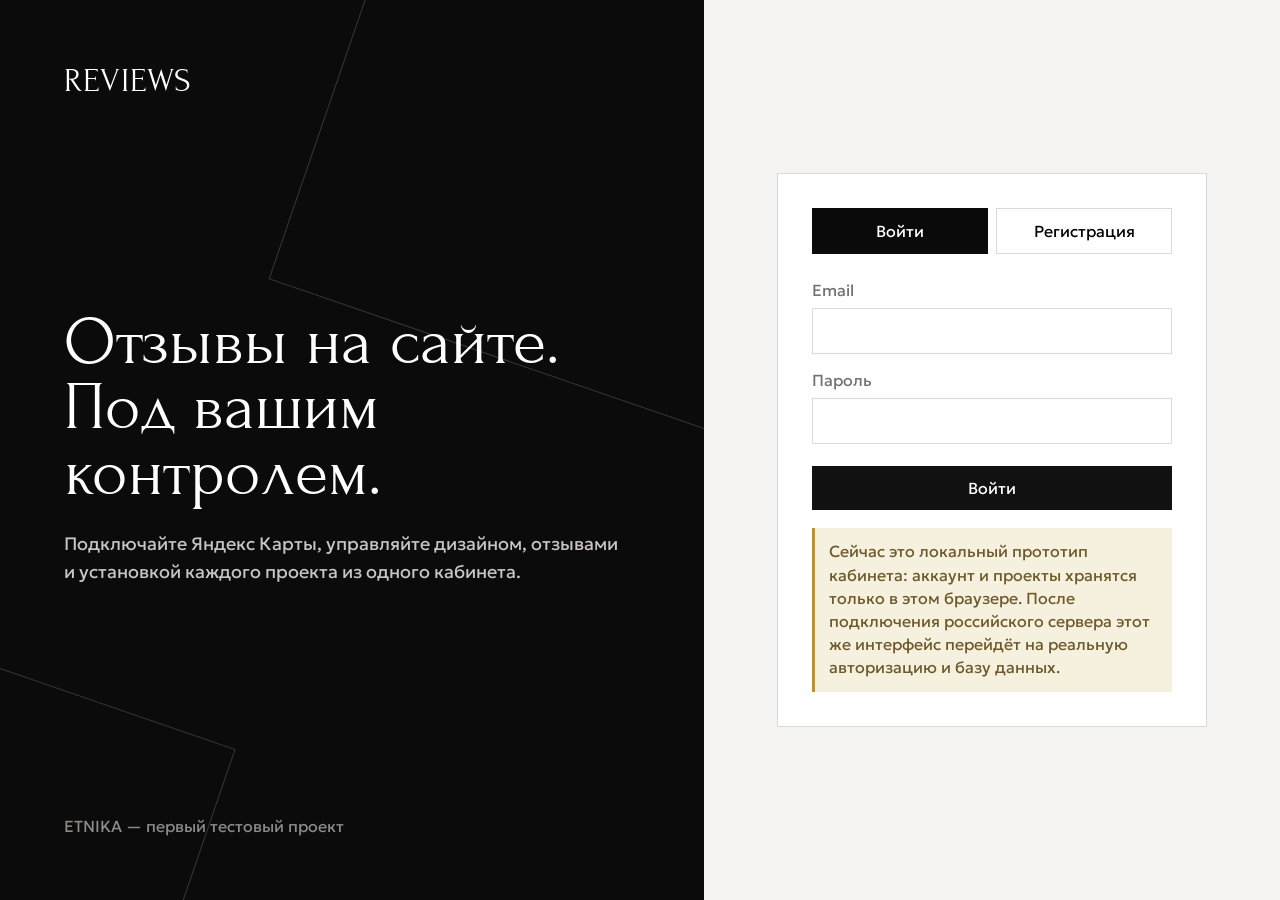
<file: app.html>
<!doctype html>
<html lang="ru">
<head>
<meta charset="utf-8">
<meta name="viewport" content="width=device-width,initial-scale=1">
<meta name="color-scheme" content="light">
<title>REVIEWS — личный кабинет</title>
<link rel="stylesheet" href="app.css?v=20260929-2">
</head>
<body>
<div id="root"></div>
<script src="app.js?v=20260929-2"></script>
</body>
</html>
</file>
<file: app.css>
@import url('https://fonts.googleapis.com/css2?family=Geologica:wght@300;400;500;600;700&family=Forum&display=swap');
:root{--bg:#f5f3f2;--card:#fff;--ink:#0a0a0a;--muted:#73706e;--line:#ddd8d5;--red:#981018;--soft:#ece8e6;--ok:#1d7a46;--warn:#9a6a12}
*{box-sizing:border-box}html,body{margin:0;min-height:100%;background:var(--bg);color:var(--ink);font-family:Geologica,Arial,sans-serif}button,input{font:inherit}button{cursor:pointer}.hidden{display:none!important}
.auth{min-height:100vh;display:grid;grid-template-columns:1.1fr .9fr}.auth-art{padding:64px;display:flex;flex-direction:column;justify-content:space-between;background:#0b0b0b;color:#fff;position:relative;overflow:hidden}.auth-art:before,.auth-art:after{content:'';position:absolute;border:1px solid rgba(255,255,255,.18);transform:rotate(19deg)}.auth-art:before{width:540px;height:540px;right:-180px;top:-160px}.auth-art:after{width:320px;height:320px;left:-130px;bottom:-110px}.logo{font:34px/1 Forum,Georgia,serif;letter-spacing:.03em}.auth-copy{max-width:640px;position:relative;z-index:1}.auth-copy h1{font:68px/.96 Forum,Georgia,serif;margin:0 0 24px;font-weight:400}.auth-copy p{font-size:18px;line-height:1.55;color:#c9c5c3;max-width:560px}.auth-note{font-size:16px;color:#8e8a88;position:relative;z-index:1}.auth-panel{display:grid;place-items:center;padding:40px}.auth-box{width:min(430px,100%);background:#fff;padding:34px;border:1px solid var(--line)}.auth-tabs{display:flex;gap:8px;margin-bottom:26px}.auth-tab{flex:1;border:1px solid var(--line);background:#fff;padding:12px}.auth-tab.on{background:#0a0a0a;color:#fff;border-color:#0a0a0a}.field{display:grid;gap:8px;margin:0 0 16px}.field label{font-size:16px;color:var(--muted)}.field input{height:46px;border:1px solid var(--line);background:#fff;padding:0 13px;outline:none}.field input:focus{border-color:#111}.btn{height:44px;border:1px solid var(--line);background:#fff;padding:0 16px}.btn.primary{background:var(--red);border-color:var(--red);color:#fff}.btn.dark{background:#111;border-color:#111;color:#fff}.btn.small{height:36px;font-size:16px}.btn:disabled{opacity:.45;cursor:not-allowed}.auth-submit{width:100%;margin-top:6px}.error{font-size:16px;color:#9f1c1c;margin-top:12px}.proto{margin-top:18px;padding:12px 14px;background:#f6f1df;border-left:3px solid #c18f24;color:#6d5a2b;font-size:16px;line-height:1.45}
.shell{min-height:100vh;display:grid;grid-template-columns:248px minmax(0,1fr)}.sidebar{background:#0b0b0b;color:#fff;padding:26px 18px;display:flex;flex-direction:column;gap:28px}.sidebar .logo{font-size:28px;padding:0 8px}.nav{display:grid;gap:5px}.nav button{border:0;background:transparent;color:#aaa;text-align:left;padding:11px 12px;font-size:16px}.nav button.on,.nav button:hover{background:#1b1b1b;color:#fff}.account{margin-top:auto;padding:12px 8px;border-top:1px solid #292929}.account-name{font-size:16px;margin-bottom:4px}.account-email{font-size:16px;color:#777;overflow:hidden;text-overflow:ellipsis}.logout{margin-top:12px;width:100%;border:1px solid #333;background:#111;color:#aaa;height:36px}.main{padding:34px 40px 60px;min-width:0}.topbar{display:flex;align-items:center;justify-content:space-between;gap:20px;margin-bottom:30px}.eyebrow{font-size:16px;letter-spacing:.12em;text-transform:uppercase;color:var(--muted);margin-bottom:6px}.page-title{font:48px/.95 Forum,Georgia,serif;font-weight:400;margin:0}.top-actions{display:flex;gap:10px}.grid{display:grid;grid-template-columns:repeat(3,minmax(0,1fr));gap:16px}.project-card{background:#fff;border:1px solid var(--line);padding:20px;display:grid;gap:18px;min-height:210px;transition:.15s}.project-card:hover{transform:translateY(-1px);border-color:#bfb8b4}.project-top{display:flex;justify-content:space-between;gap:16px}.project-name{font-size:18px;font-weight:500}.status{font-size:16px;padding:5px 8px;height:max-content;border:1px solid var(--line)}.status.live{color:var(--ok);border-color:#b6dac6;background:#f3fbf6}.status.local{color:var(--warn);border-color:#ead6a6;background:#fffaf0}.project-meta{font-size:16px;color:var(--muted);line-height:1.6}.project-stats{display:flex;gap:22px;margin-top:auto}.stat strong{display:block;font-size:22px;font-weight:500}.stat span{font-size:16px;color:var(--muted)}.project-actions{display:flex;gap:8px}.empty{border:1px dashed #c7c0bc;padding:46px;text-align:center;background:rgba(255,255,255,.45)}
.modal-backdrop{position:fixed;inset:0;background:rgba(0,0,0,.55);display:grid;place-items:center;padding:20px;z-index:20}.modal{width:min(540px,100%);background:#fff;border:1px solid #111;padding:26px}.modal h2{font:34px/1 Forum;margin:0 0 22px;font-weight:400}.modal-actions{display:flex;justify-content:flex-end;gap:8px;margin-top:22px}.help{font-size:16px;color:var(--muted);line-height:1.45}.project-view{display:grid;gap:20px}.project-head{background:#fff;border:1px solid var(--line);padding:22px;display:flex;justify-content:space-between;gap:20px;align-items:flex-start}.project-head h2{margin:0 0 6px;font-size:23px}.project-url{font-size:16px;color:var(--muted);word-break:break-all}.project-tabs{display:flex;gap:0;border-bottom:1px solid var(--line)}.project-tab{border:0;border-bottom:2px solid transparent;background:transparent;padding:12px 18px;color:var(--muted)}.project-tab.on{color:#111;border-bottom-color:var(--red)}.panel{background:#fff;border:1px solid var(--line);padding:22px}.panel h3{margin:0 0 16px;font-size:16px}.connection{display:grid;grid-template-columns:1fr auto;gap:12px;align-items:end}.connection input{width:100%}.notice{padding:14px 16px;background:#f8f6f5;border:1px solid var(--line);font-size:16px;line-height:1.5;color:#595553}.notice.good{border-color:#b7dac6;background:#f3fbf6;color:#285d40}.notice.warn{border-color:#ead6a6;background:#fffaf0;color:#73591e}.embed-code{background:#0d0d0d;color:#e9e9e9;padding:18px;font:16px/1.6 ui-monospace,SFMono-Regular,Consolas,monospace;white-space:pre-wrap;word-break:break-all;margin:12px 0}.copy-row{display:flex;gap:8px}.preview-frame{border:1px solid var(--line);background:#fff;min-height:360px;padding:20px}.editor-frame{width:100%;height:calc(100vh - 190px);min-height:650px;border:1px solid var(--line);background:#fff}.settings-grid{display:grid;grid-template-columns:1fr 1fr;gap:16px}.danger{color:#a11b1b;border-color:#d9b6b6}.toast{position:fixed;right:24px;bottom:24px;background:#111;color:#fff;padding:12px 16px;font-size:16px;z-index:50}
@media(max-width:1100px){.grid{grid-template-columns:repeat(2,minmax(0,1fr))}.main{padding:28px}.page-title{font-size:42px}}
@media(max-width:760px){.auth{grid-template-columns:1fr}.auth-art{display:none}.shell{grid-template-columns:1fr}.sidebar{position:sticky;top:0;z-index:10;display:block;padding:14px 16px}.sidebar .logo{display:inline-block;font-size:22px}.nav{display:flex;overflow:auto;margin-top:12px}.nav button{white-space:nowrap}.account{display:none}.main{padding:22px 16px}.grid{grid-template-columns:1fr}.topbar,.project-head{display:grid}.page-title{font-size:38px}.settings-grid,.connection{grid-template-columns:1fr}.editor-frame{height:72vh;min-height:560px}}
</file>
